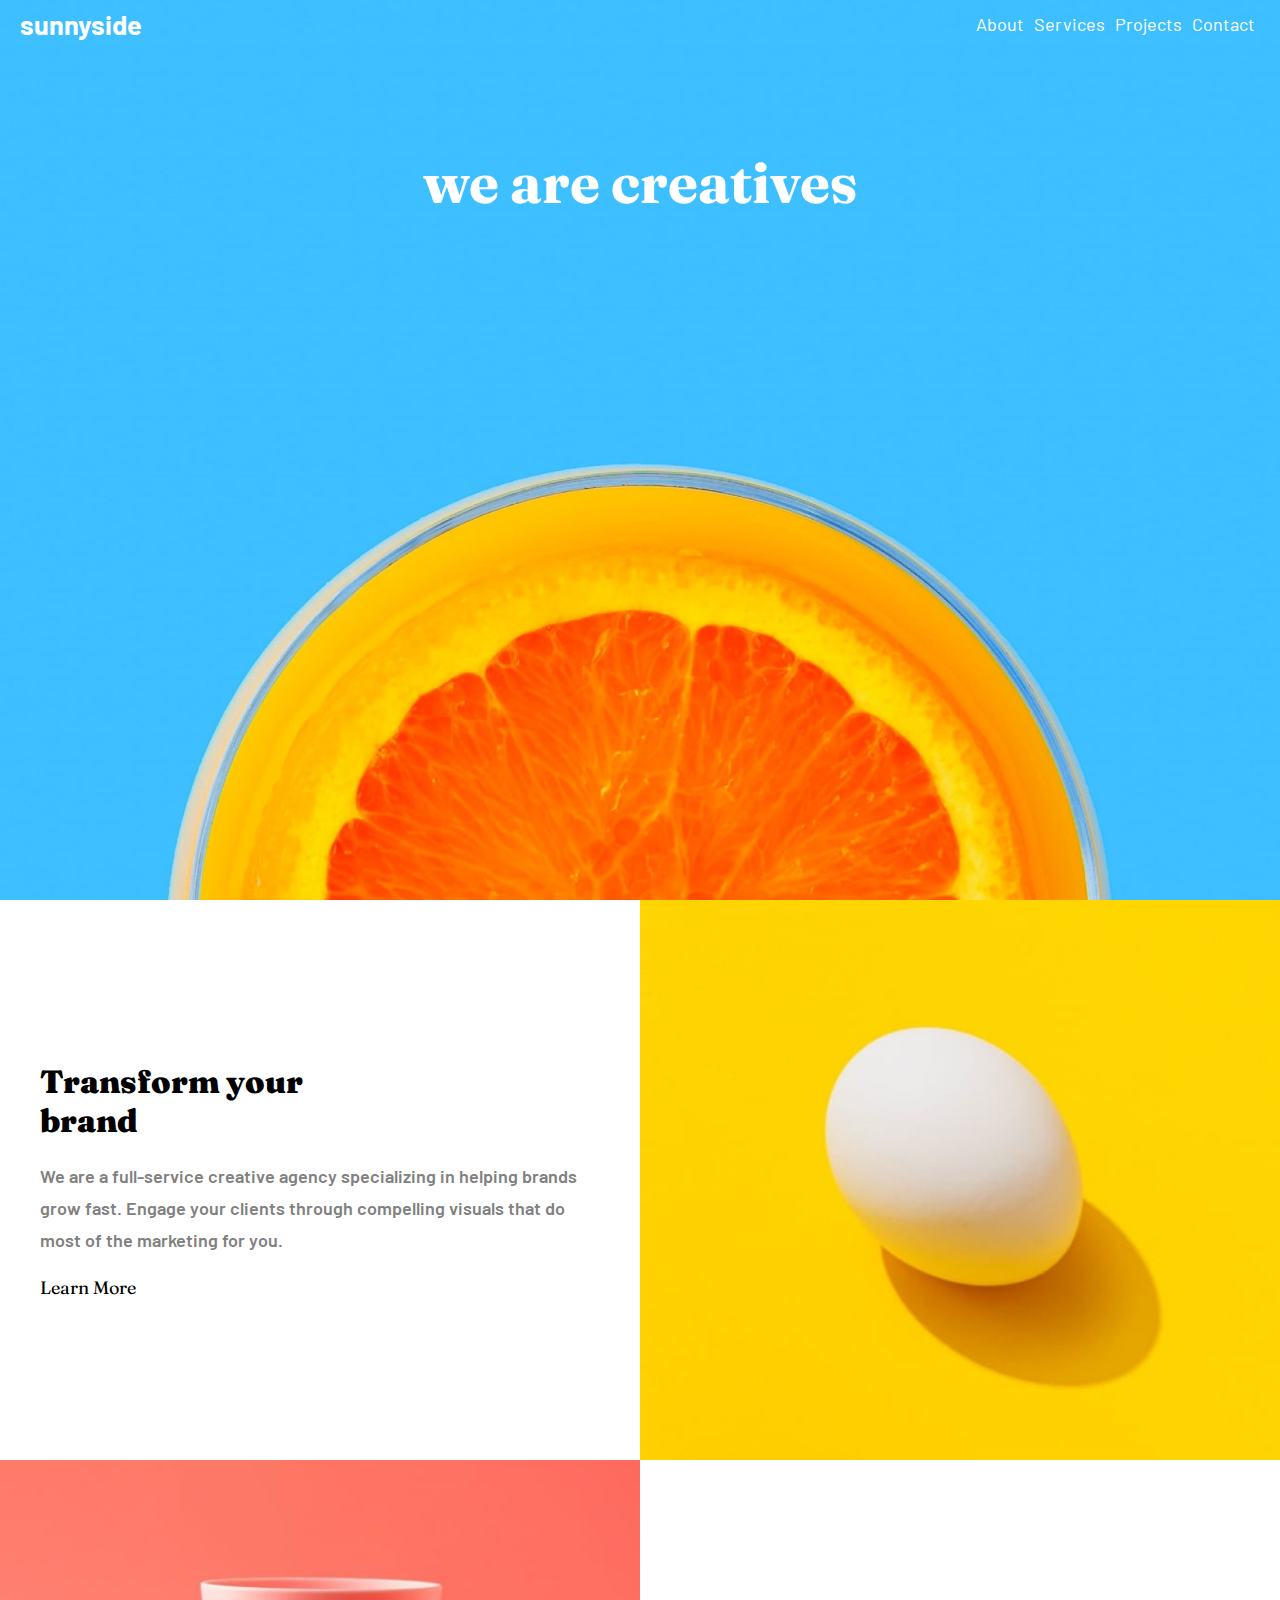
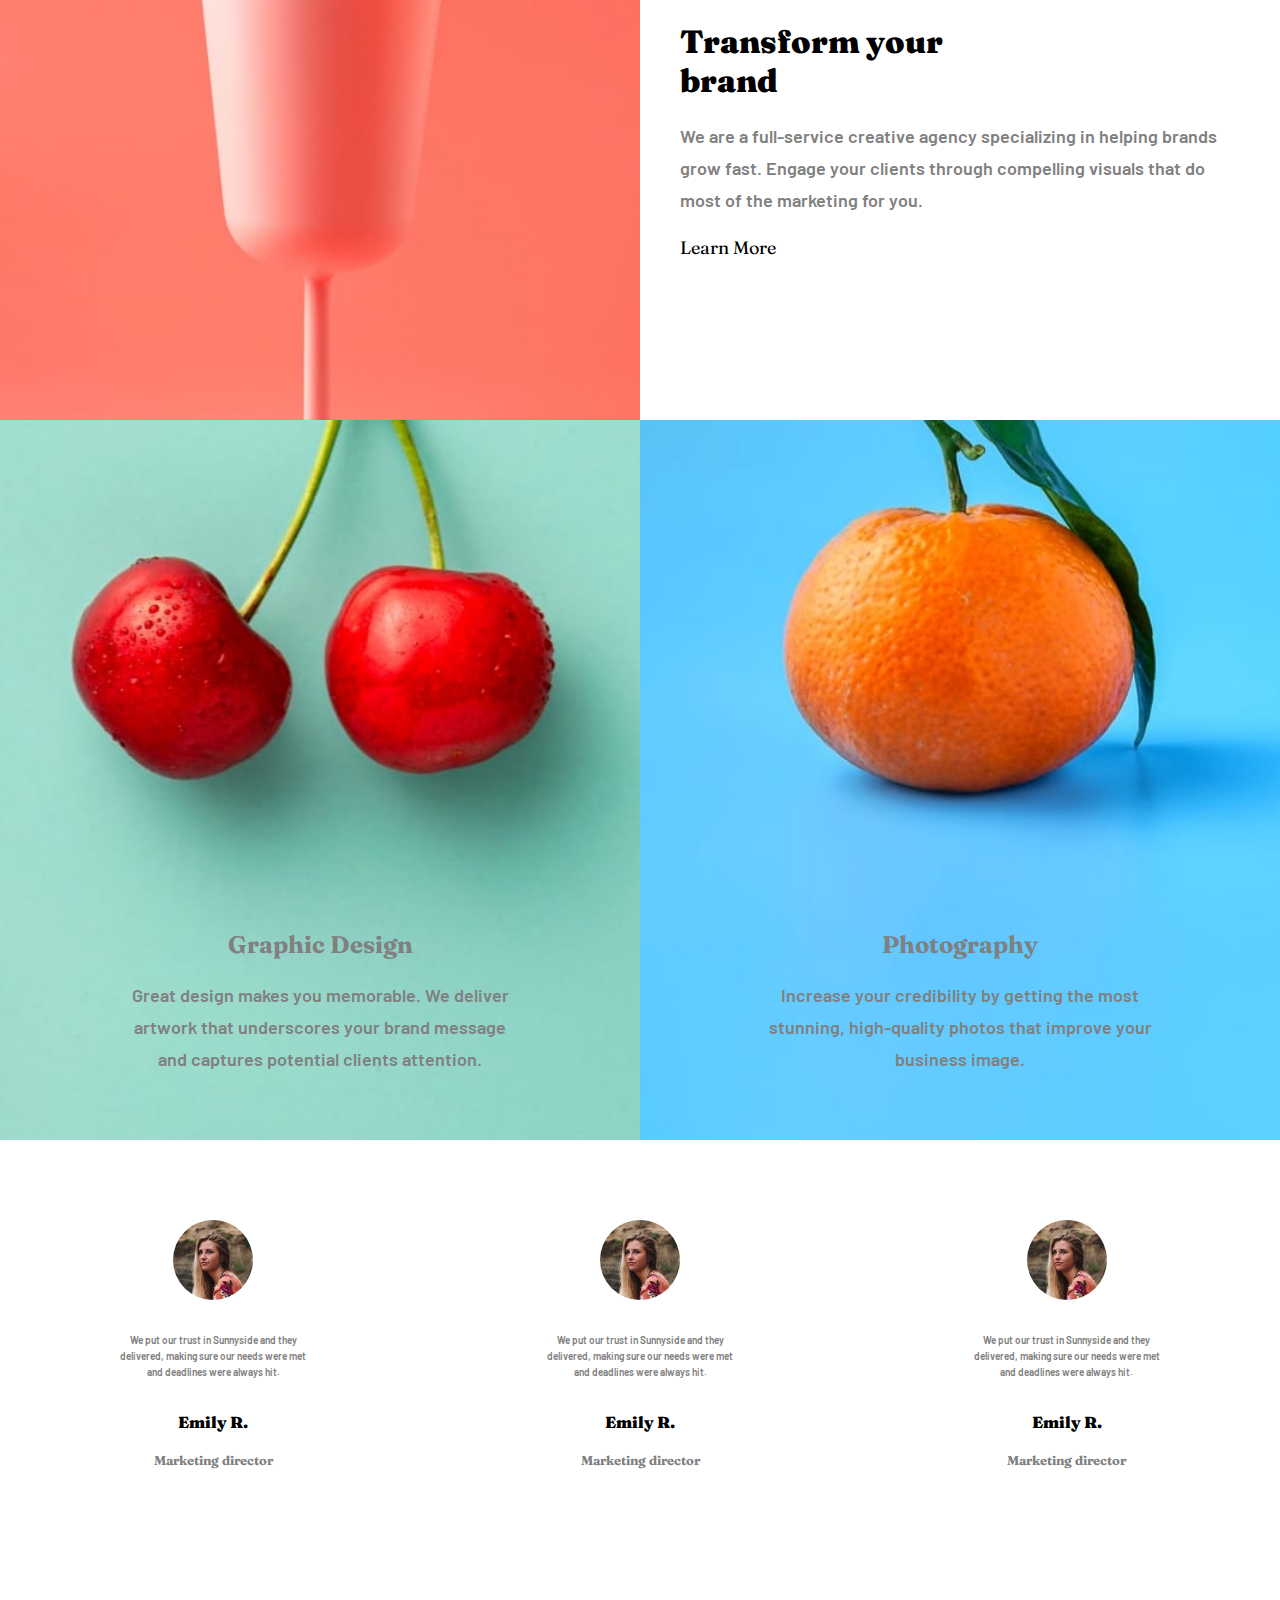
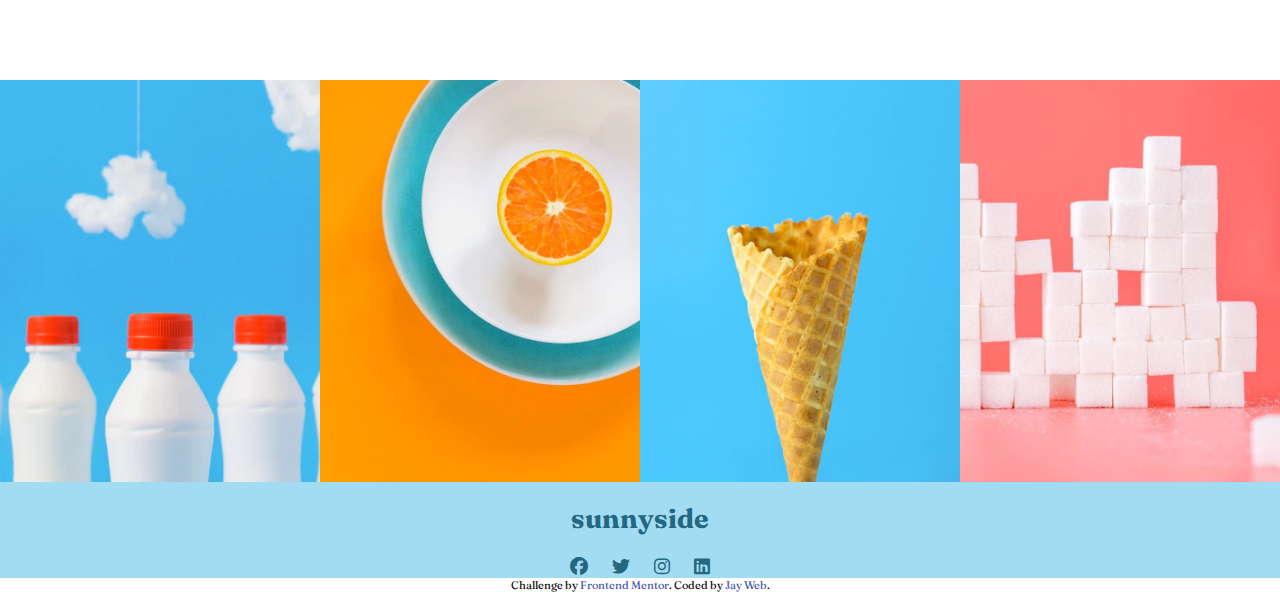
<file: index.html>
<!DOCTYPE html>
<html lang="en">
<head>
  <meta charset="UTF-8">
  <meta name="viewport" content="width=device-width, initial-scale=1.0"> <!-- displays site properly based on user's device -->
  <link rel="stylesheet" href="style.css">
  <link rel="stylesheet" href="utilities.css">
  <link rel="icon" type="image/png" sizes="32x32" href="./images/favicon-32x32.png">

  <link rel="stylesheet" href="https://cdnjs.cloudflare.com/ajax/libs/font-awesome/6.4.0/css/all.min.css">
  
  <title>Frontend Mentor | Sunnyside agency landing page</title>

  <!-- Feel free to remove these styles or customise in your own stylesheet 👍 -->
  <style>
    .attribution { font-size: 11px; text-align: center; }
    .attribution a { color: hsl(228, 45%, 44%); }
  </style>
</head>
<body>

<header class="hero">
    <div class="navbar">
      <div class="logo"><a href=""><h2>sunnyside</h2></a></div>
      <nav>
        <ul>
          <li><a href="">About</a></li>
          <li><a href="">Services</a></li>
          <li><a href="">Projects</a></li>
          <li><a href="">Contact</a></li>
        </ul>
      </nav>
    </div>
    <div class="content">
      <h1>we are creatives</h1>
    </div>
</header>

<div class="container">
  <div class="row">
    <div class="col">
      <div class="col-1">
        <div class="container-content">
        <h2>Transform your <br> brand</h2>
        <p>  We are a full-service creative agency specializing in helping brands grow fast. 
          Engage your clients through compelling visuals that do most of the marketing for you.</p>
        <a href="">Learn More</a>
      </div>
      </div>
    </div>


    <div class="col">
      <div class="col-2">
         <img src="./images/desktop/image-transform.jpg" alt="">
      </div>
    </div>
  </div>
</div>




<div class="container">
  <div class="row row-reverse ">
    <div class="col">
      <div class="col-1">
        <div class="container-content">
        <h2>Transform your <br> brand</h2>
        <p>  We are a full-service creative agency specializing in helping brands grow fast. 
          Engage your clients through compelling visuals that do most of the marketing for you.</p>
        <a href="">Learn More</a>
      </div>
      </div>
    </div>


    <div class="col">
      <div class="col-2">
         <img src="./images/desktop/image-stand-out.jpg" alt="">
      </div>
    </div>
  </div>
</div>






<div class="container">
  <div class="row">
    <div class="col">
      <div class="col-3">
        <div class="container-content-2">
        <h2>Graphic Design</h2>
        <p>Great design makes you memorable. We deliver artwork that underscores your brand message and captures potential clients attention.</p>
      </div>
      </div>
    </div>


    <div class="col">
      <div class="col-4">
        <div class="container-content-2">
        <h2>Photography</h2>
        <p> Increase your credibility by getting the most stunning, high-quality photos that improve your business image.</p>
      </div>
      </div>
    </div>
  </div>
</div>


<section class="section-testimonial container">
  <div class="row">
    <div class="col">

      <div class="testimonial-content">
        <img src="./images/image-emily.jpg" alt="">
        <p>We put our trust in Sunnyside and they delivered, making sure our needs were met and deadlines were always hit.</p>
        <h2>Emily R.</h2>
        <h3>Marketing director</h3>
      </div>
    </div>


    

    <div class="col">

      <div class="testimonial-content">
        <img src="./images/image-emily.jpg" alt="">
        <p>We put our trust in Sunnyside and they delivered, making sure our needs were met and deadlines were always hit.</p>
        <h2>Emily R.</h2>
        <h3>Marketing director</h3>
      </div>
    </div>

    <div class="col">

      <div class="testimonial-content">
        <img src="./images/image-emily.jpg" alt="">
        <p>We put our trust in Sunnyside and they delivered, making sure our needs were met and deadlines were always hit.</p>
        <h2>Emily R.</h2>
        <h3>Marketing director</h3>
      </div>
    </div>
    
    </div>
  </div>
</section>



<section class="photos">
  <div class="row">
    <div class="col"><img src="./images/desktop/image-gallery-milkbottles.jpg" alt=""></div>
    <div class="col"><img src="./images/desktop/image-gallery-orange.jpg" alt=""></div>
    <div class="col"><img src="./images/desktop/image-gallery-cone.jpg" alt=""></div>
    <div class="col"><img src="./images/desktop/image-gallery-sugarcubes.jpg" alt=""></div>
  </div>
</section>



<footer class="footer">
  <h2>sunnyside</h2>
  <div class="social">
    <a href="#"><i class="fab fa-facebook fa"></i></a>
    <a href="#"><i class="fab fa-twitter fa"></i></a>
    <a href="#"><i class="fab fa-instagram fa"></i></a>
    <a href="#"><i class="fab fa-linkedin fa"></i></a>
  </div>
</footer>








  <div class="attribution">
    Challenge by <a href="https://www.frontendmentor.io?ref=challenge" target="_blank">Frontend Mentor</a>. 
    Coded by <a href="#">Jay Web</a>.
  </div>
</body>
</html>
</file>
<file: style.css>
@import url("https://fonts.googleapis.com/css2?family=Barlow:wght@600&display=swap");

@import url("https://fonts.googleapis.com/css2?family=Barlow:wght@600&family=Fraunces:wght@700;900&display=swap");

* {
  margin: 0;
  padding: 0;
  box-sizing: border-box;
}

body {
  font-family: "Fraunces", serif;
  font-size: 18px;
}

img {
  width: 100%;
  height: 100%;
  object-fit: cover;
}

ul {
  list-style: none;
}

a {
  text-decoration: none;
}

.hero {
  background: url(./images/desktop/image-header.jpg) no-repeat center
    center/cover;
  height: 100vh;
  position: relative;
}

.navbar {
  display: flex;
  justify-content: space-between;
  align-items: center;
  font-family: "Barlow", sans-serif;
  height: 3rem;
  padding: 20px;
}

.navbar ul {
  display: flex;
}

.navbar a {
  padding: 5px;
  color: white;
}

.hero .content {
  height: 30vh;
  display: flex;
  justify-content: center;
  align-items: center;
  text-align: center;
  line-height: 2rem;
}

.hero .content {
  font-size: 1.8rem;
  color: white;
}

.photos .row {
  display: flex;
}

footer {
  background: rgb(162, 220, 243);
  display: flex;
  flex-direction: column;
  align-items: center;
}

footer h2 {
  color: rgb(36, 103, 129);
  padding: 20px;
}

footer a {
  color: rgb(36, 103, 129);
  padding: 10px;
}
</file>
<file: utilities.css>
.container .row {
  display: flex;
  flex-wrap: wrap;
  height: 100%;
}

.container .col {
  display: flex;
  flex-direction: column;
  flex: 1;
}

.container .col-1,
.container .col-2 {
  height: 100%;
}

.container .col-1 {
  display: flex;
  justify-content: center;
  align-items: center;
}

.container-content {
  height: 35rem;
  width: 35rem;

  display: flex;
  flex-direction: column;
  align-items: flex-start;
  justify-content: center;
}

.container-content h2 {
  font-weight: 900;
  font-size: 2rem;
  padding-bottom: 20px;
}

.container-content p {
  font-family: "Barlow", sans-serif;
  font-weight: 600;
  color: grey;
  line-height: 2rem;
  padding-bottom: 20px;
}

.container-content a {
  color: black;
}

.row-reverse {
  flex-direction: row-reverse;
}

.col-3 {
  background: url(./images/desktop/image-graphic-design.jpg) no-repeat center
    center/cover;
  height: 80vh;
  display: flex;
  flex-direction: column;
  align-items: center;
  justify-content: flex-end;
  text-align: center;
}

.col-4 {
  background: url(./images/desktop/image-photography.jpg) no-repeat center
    center/cover;
  height: 80vh;
  display: flex;
  flex-direction: column;
  align-items: center;
  justify-content: flex-end;
  text-align: center;
}

.container-content-2 {
  height: 16rem;
  width: 25rem;

  display: flex;
  flex-direction: column;
  align-items: center;
  justify-content: center;
}

.container-content-2 h2 {
  font-weight: 700;
  font-size: 1.5rem;
  padding-bottom: 20px;
  color: grey;
}

.container-content-2 p {
  font-family: "Barlow", sans-serif;
  font-weight: 600;
  color: grey;
  line-height: 2rem;
  padding-bottom: 20px;
}

.container-content-2 a {
  color: black;
}

.section-testimonial .row {
  display: flex;
}

.section-testimonial .col {
  display: flex;
  flex-direction: column;
  height: 60vh;
  padding: 5rem;
}

.testimonial-content {
  display: flex;
  flex-direction: column;
  align-items: center;
  justify-content: center;
  text-align: center;
}

.testimonial-content h2 {
  font-weight: 900;
  font-size: 1rem;
  padding-bottom: 20px;
}

.testimonial-content h3 {
  font-weight: 700;
  font-size: 0.8rem;
  padding-bottom: 20px;
  color: grey;
}

.testimonial-content p {
  font-family: "Barlow", sans-serif;
  font-weight: 600;
  color: grey;
  line-height: 1rem;
  padding: 2rem;
  font-size: 10px;
}

.testimonial-content a {
  color: black;
}

.testimonial-content img {
  border-radius: 100%;
  width: 30%;
  height: 30%;
  object-fit: cover;
}
</file>
